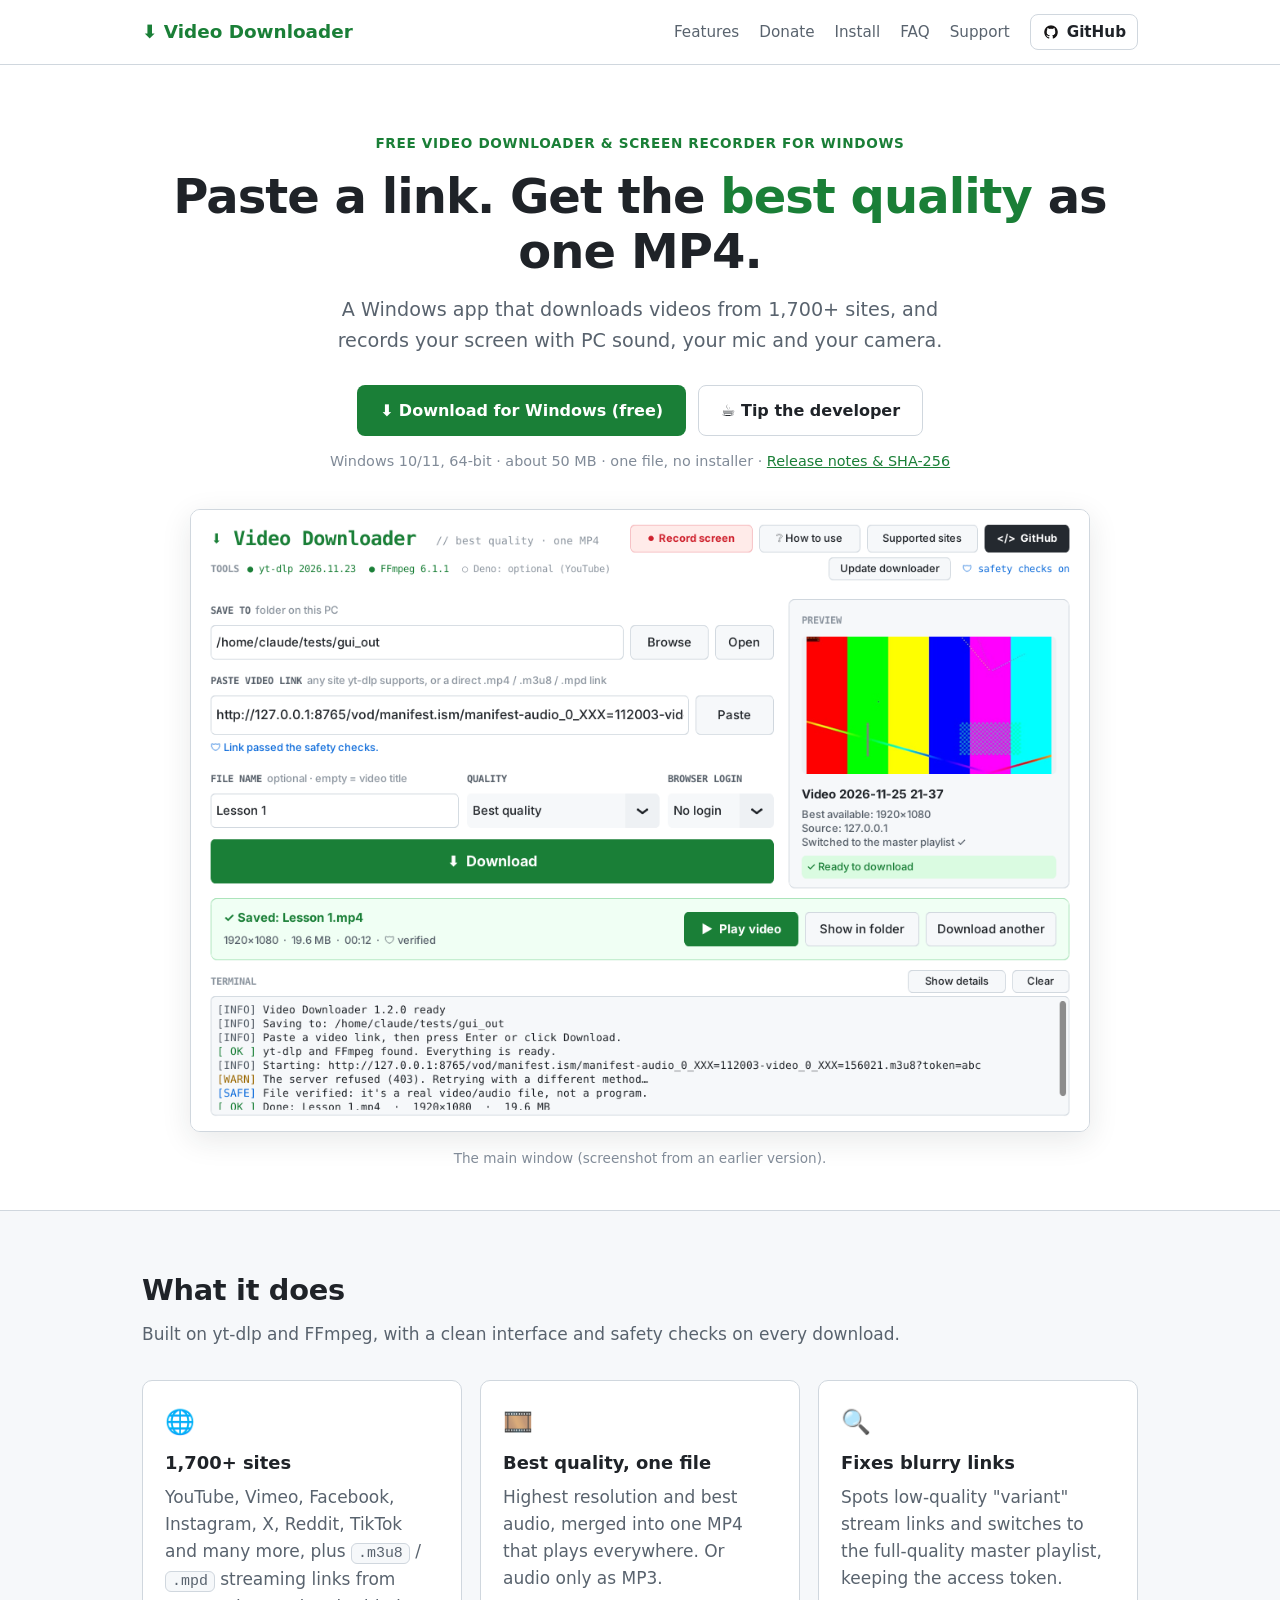
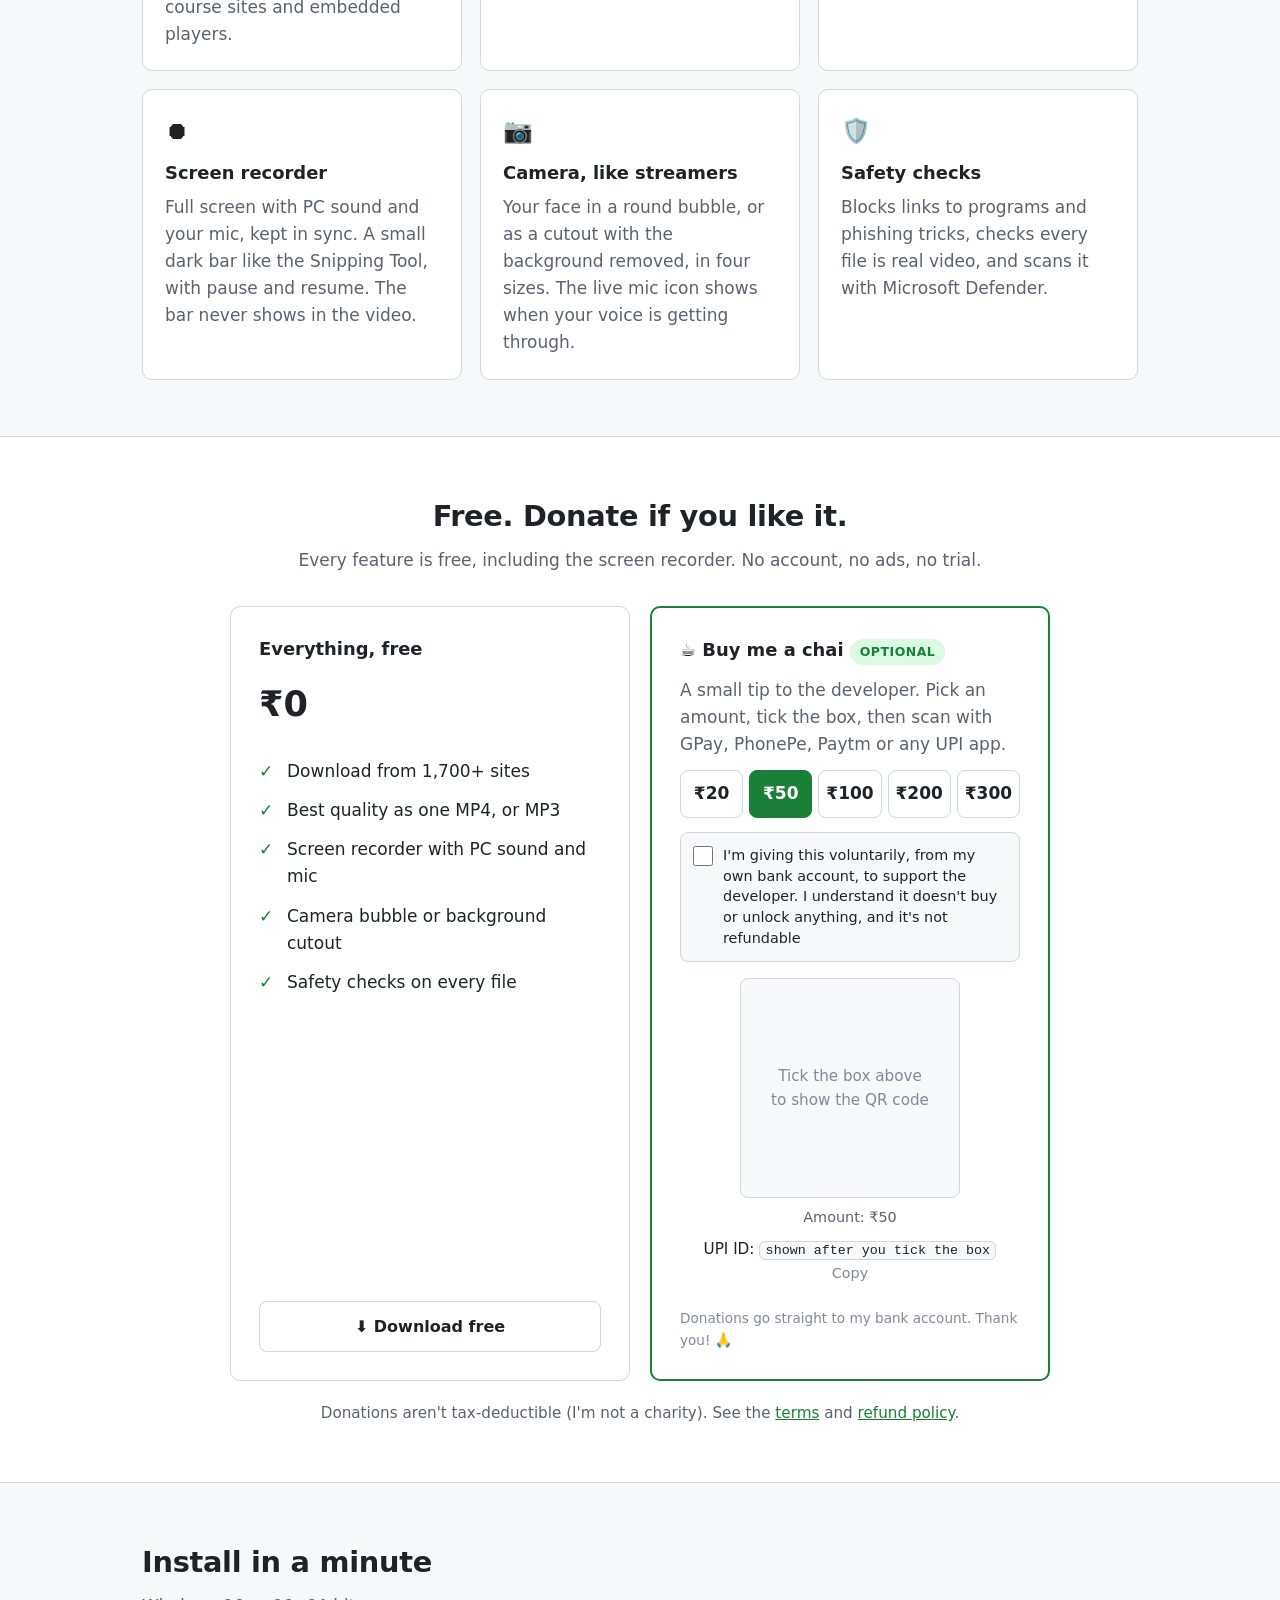
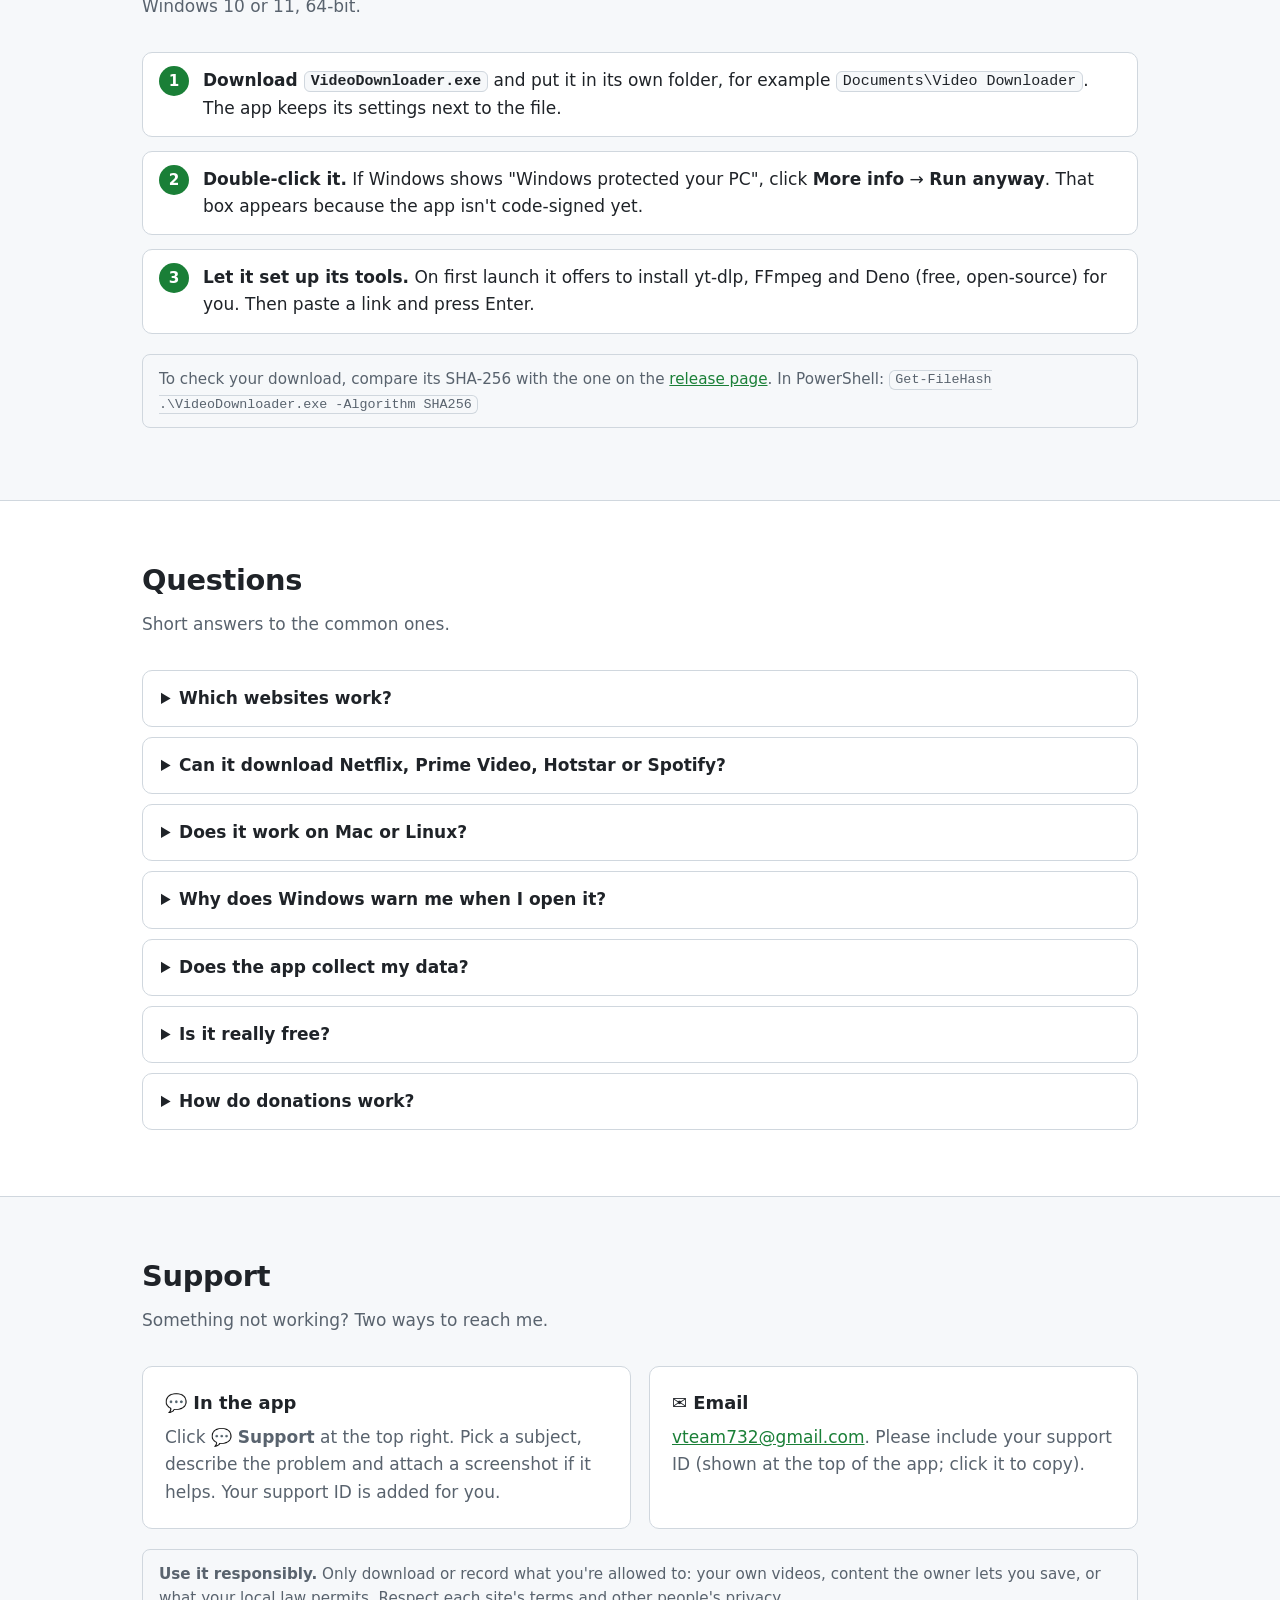
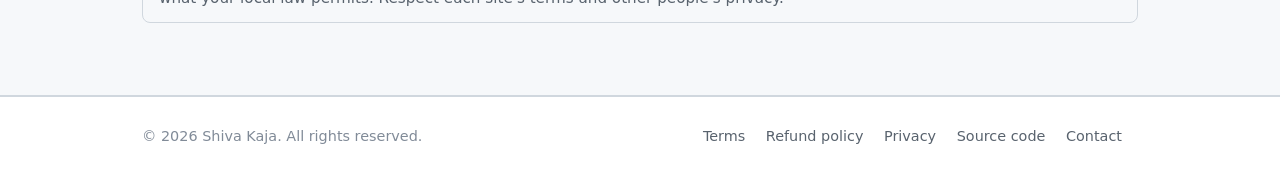
<file: docs/index.html>
<!DOCTYPE html>
<html lang="en">
<head>
  <meta charset="utf-8">
  <meta name="viewport" content="width=device-width, initial-scale=1">
  <title>Video Downloader &amp; Screen Recorder for Windows · free MP4 downloader</title>
  <meta name="description" content="Free Windows video downloader: paste a link from 1,700+ sites and get the best quality as one MP4 or MP3. Includes a screen recorder with PC sound, mic, camera and pause.">
  <link rel="canonical" href="https://souldraft.github.io/video-downloader/">
  <meta name="author" content="Shiva Kaja">
  <meta property="og:type" content="website">
  <meta property="og:site_name" content="Video Downloader">
  <meta property="og:title" content="Video Downloader &amp; Screen Recorder for Windows">
  <meta property="og:description" content="Paste a link, get the best quality as one MP4. Plus a screen recorder with sound, mic and camera. Free download for Windows 10/11.">
  <meta property="og:url" content="https://souldraft.github.io/video-downloader/">
  <meta property="og:image" content="https://souldraft.github.io/video-downloader/screenshot-main.png">
  <meta name="twitter:card" content="summary_large_image">
  <script type="application/ld+json">
  {
    "@context": "https://schema.org",
    "@type": "SoftwareApplication",
    "name": "Video Downloader",
    "alternateName": "Video Downloader & Screen Recorder",
    "description": "Windows desktop app that downloads videos from 1,700+ sites in the best quality as one MP4 or MP3, with a screen recorder (PC sound, microphone, camera, pause).",
    "operatingSystem": "Windows 10, Windows 11",
    "applicationCategory": "MultimediaApplication",
    "softwareVersion": "2.0.0",
    "downloadUrl": "https://github.com/souldraft/video-downloader/releases/latest",
    "url": "https://souldraft.github.io/video-downloader/",
    "screenshot": "https://souldraft.github.io/video-downloader/screenshot-main.png",
    "author": { "@type": "Person", "name": "Shiva Kaja", "url": "https://github.com/souldraft" },
    "offers": { "@type": "Offer", "price": "0", "priceCurrency": "INR" }
  }
  </script>
  <link rel="stylesheet" href="style.css">
  <link rel="icon" href="data:image/svg+xml,%3Csvg xmlns='http://www.w3.org/2000/svg' viewBox='0 0 100 100'%3E%3Ctext y='.9em' font-size='90'%3E%E2%AC%87%3C/text%3E%3C/svg%3E">
</head>
<body>

<header class="site-header">
  <div class="wrap">
    <a class="brand" href="./">⬇ Video Downloader</a>
    <nav class="nav">
      <a href="#features">Features</a>
      <a href="#donate">Donate</a>
      <a href="#install">Install</a>
      <a href="#faq">FAQ</a>
      <a href="#support">Support</a>
      <a class="gh" href="https://github.com/souldraft?tab=repositories" target="_blank" rel="noopener" title="My apps on GitHub" aria-label="Shiva Kaja's GitHub repositories"><img src="github-mark.png" alt="" width="18" height="18">GitHub</a>
    </nav>
  </div>
</header>

<main>
  <div class="wrap hero">
    <p class="eyebrow">Free video downloader &amp; screen recorder for Windows</p>
    <h1>Paste a link. Get the <span>best quality</span> as one MP4.</h1>
    <p class="lead">A Windows app that downloads videos from 1,700+ sites, and records your screen with PC sound, your mic and your camera.</p>
    <div class="actions">
      <a class="btn btn-primary" href="https://github.com/souldraft/video-downloader/releases/latest/download/VideoDownloader.exe">⬇ Download for Windows (free)</a>
      <a class="btn btn-secondary" href="#donate">☕ Tip the developer</a>
    </div>
    <p class="small">Windows 10/11, 64-bit · about 50 MB · one file, no installer · <a href="https://github.com/souldraft/video-downloader/releases/latest">Release notes &amp; SHA-256</a></p>

    <figure class="shot">
      <img src="screenshot-main.png" alt="Video Downloader main window: a link box, quality options, a preview card and a green Download button" width="1100" height="760">
      <figcaption>The main window (screenshot from an earlier version).</figcaption>
    </figure>
  </div>

  <section id="features" class="alt">
    <div class="wrap">
      <h2>What it does</h2>
      <p class="section-lead">Built on yt-dlp and FFmpeg, with a clean interface and safety checks on every download.</p>
      <div class="grid">
        <div class="card">
          <div class="icon">🌐</div>
          <h3>1,700+ sites</h3>
          <p>YouTube, Vimeo, Facebook, Instagram, X, Reddit, TikTok and many more, plus <code>.m3u8</code> / <code>.mpd</code> streaming links from course sites and embedded players.</p>
        </div>
        <div class="card">
          <div class="icon">🎞️</div>
          <h3>Best quality, one file</h3>
          <p>Highest resolution and best audio, merged into one MP4 that plays everywhere. Or audio only as MP3.</p>
        </div>
        <div class="card">
          <div class="icon">🔍</div>
          <h3>Fixes blurry links</h3>
          <p>Spots low-quality "variant" stream links and switches to the full-quality master playlist, keeping the access token.</p>
        </div>
        <div class="card">
          <div class="icon">⏺</div>
          <h3>Screen recorder</h3>
          <p>Full screen with PC sound and your mic, kept in sync. A small dark bar like the Snipping Tool, with pause and resume. The bar never shows in the video.</p>
        </div>
        <div class="card">
          <div class="icon">📷</div>
          <h3>Camera, like streamers</h3>
          <p>Your face in a round bubble, or as a cutout with the background removed, in four sizes. The live mic icon shows when your voice is getting through.</p>
        </div>
        <div class="card">
          <div class="icon">🛡️</div>
          <h3>Safety checks</h3>
          <p>Blocks links to programs and phishing tricks, checks every file is real video, and scans it with Microsoft Defender.</p>
        </div>
      </div>
    </div>
  </section>

  <section id="donate">
    <div class="wrap">
      <h2 style="text-align:center">Free. Donate if you like it.</h2>
      <p class="section-lead" style="text-align:center">Every feature is free, including the screen recorder. No account, no ads, no trial.</p>
      <div class="plans">
        <div class="plan">
          <h3>Everything, free</h3>
          <div class="price">₹0</div>
          <ul>
            <li>Download from 1,700+ sites</li>
            <li>Best quality as one MP4, or MP3</li>
            <li>Screen recorder with PC sound and mic</li>
            <li>Camera bubble or background cutout</li>
            <li>Safety checks on every file</li>
          </ul>
          <a class="btn btn-secondary btn-block" href="https://github.com/souldraft/video-downloader/releases/latest/download/VideoDownloader.exe">⬇ Download free</a>
        </div>
        <div class="plan pro" id="donate-box" data-upi="shivaabhi7796-6@okicici">
          <h3>☕ Buy me a chai <span class="badge">optional</span></h3>
          <p style="margin:6px 0 12px;color:var(--muted)">A small tip to the developer. Pick an amount, tick the box, then scan with GPay, PhonePe, Paytm or any UPI app.</p>
          <div class="amounts" role="group" aria-label="Donation amount">
            <button type="button" data-amount="20">₹20</button>
            <button type="button" data-amount="50" aria-pressed="true">₹50</button>
            <button type="button" data-amount="100">₹100</button>
            <button type="button" data-amount="200">₹200</button>
            <button type="button" data-amount="300">₹300</button>
          </div>
          <label class="consent">
            <input type="checkbox" id="donate-agree" autocomplete="off">
            <span>I'm giving this voluntarily, from my own bank account, to support the developer. I understand it doesn't buy or unlock anything, and it's not refundable</span>
          </label>
          <div class="qr">
            <div id="donate-locked" class="qr-locked">Tick the box above<br>to show the QR code</div>
            <img id="donate-qr" class="hidden" alt="" width="220" height="220">
          </div>
          <p id="donate-amount-note" class="amount-note">Amount: ₹50</p>
          <p class="upi-id">UPI ID: <code id="donate-upi">shown after you tick the box</code> <button type="button" id="donate-copy" class="link-btn" disabled>Copy</button></p>
          <a id="donate-app" class="btn btn-primary btn-block mobile-only" aria-disabled="true" role="link">Open my UPI app · ₹50</a>
          <p class="small-note">Donations go straight to my bank account. Thank you! 🙏</p>
        </div>
      </div>
      <p style="max-width:820px;margin:20px auto 0;color:var(--muted);font-size:0.95rem;text-align:center">Donations aren't tax-deductible (I'm not a charity). See the <a href="terms.html">terms</a> and <a href="refund.html">refund policy</a>.</p>
    </div>
  </section>

  <section id="install" class="alt">
    <div class="wrap">
      <h2>Install in a minute</h2>
      <p class="section-lead">Windows 10 or 11, 64-bit.</p>
      <ol class="steps">
        <li><strong>Download <code>VideoDownloader.exe</code></strong> and put it in its own folder, for example <code>Documents\Video Downloader</code>. The app keeps its settings next to the file.</li>
        <li><strong>Double-click it.</strong> If Windows shows "Windows protected your PC", click <strong>More info</strong> → <strong>Run anyway</strong>. That box appears because the app isn't code-signed yet.</li>
        <li><strong>Let it set up its tools.</strong> On first launch it offers to install yt-dlp, FFmpeg and Deno (free, open-source) for you. Then paste a link and press Enter.</li>
      </ol>
      <p class="note-plain" style="margin-top:20px">To check your download, compare its SHA-256 with the one on the <a href="https://github.com/souldraft/video-downloader/releases/latest">release page</a>. In PowerShell: <code>Get-FileHash .\VideoDownloader.exe -Algorithm SHA256</code></p>
    </div>
  </section>

  <section id="faq">
    <div class="wrap">
      <h2>Questions</h2>
      <p class="section-lead">Short answers to the common ones.</p>
      <details>
        <summary>Which websites work?</summary>
        <p>Every site the open-source yt-dlp project supports (over 1,700), plus direct video files and <code>.m3u8</code> / <code>.mpd</code> streaming links. Sites change often; if one stops working, click <strong>Update downloader</strong> in the app.</p>
      </details>
      <details>
        <summary>Can it download Netflix, Prime Video, Hotstar or Spotify?</summary>
        <p>No. Those use DRM copy protection, and the app doesn't try to get around it. Screen recordings of DRM players show black for the same reason.</p>
      </details>
      <details>
        <summary>Does it work on Mac or Linux?</summary>
        <p>No, Windows 10 and 11 (64-bit) only.</p>
      </details>
      <details>
        <summary>Why does Windows warn me when I open it?</summary>
        <p>New apps without a paid code-signing certificate get a SmartScreen warning. Download only from this site or the GitHub Releases page, and compare the SHA-256 if you want to be sure.</p>
      </details>
      <details>
        <summary>Does the app collect my data?</summary>
        <p>No analytics, no tracking, no account. It only sends something when you choose to use the Support form. Details in the <a href="privacy.html">privacy policy</a>.</p>
      </details>
      <details>
        <summary>Is it really free?</summary>
        <p>Yes. Every feature, including the screen recorder and the camera cutout, is free with no time limit. Donations are optional and don't unlock anything.</p>
      </details>
      <details>
        <summary>How do donations work?</summary>
        <p>Pick ₹20 to ₹300 in the <a href="#donate">donate box</a> and scan the QR code with any UPI app. The money goes straight to my bank account; no payment company is involved, so there are no fees.</p>
      </details>
    </div>
  </section>

  <section id="support" class="alt">
    <div class="wrap">
      <h2>Support</h2>
      <p class="section-lead">Something not working? Two ways to reach me.</p>
      <div class="grid">
        <div class="card">
          <h3>💬 In the app</h3>
          <p>Click <strong>💬 Support</strong> at the top right. Pick a subject, describe the problem and attach a screenshot if it helps. Your support ID is added for you.</p>
        </div>
        <div class="card">
          <h3>✉️ Email</h3>
          <p><a href="mailto:vteam732@gmail.com">vteam732@gmail.com</a>. Please include your support ID (shown at the top of the app; click it to copy).</p>
        </div>
      </div>
      <p class="note-plain" style="margin-top:20px"><strong>Use it responsibly.</strong> Only download or record what you're allowed to: your own videos, content the owner lets you save, or what your local law permits. Respect each site's terms and other people's privacy.</p>
    </div>
  </section>
</main>

<footer class="site-footer">
  <div class="wrap">
    <div>© 2026 Shiva Kaja. All rights reserved.</div>
    <div>
      <a href="terms.html">Terms</a>
      <a href="refund.html">Refund policy</a>
      <a href="privacy.html">Privacy</a>
      <a href="https://github.com/souldraft/video-downloader">Source code</a>
      <a href="mailto:vteam732@gmail.com">Contact</a>
    </div>
  </div>
</footer>

<script>
  (function () {
    // The tick is never stored (no cookies, no localStorage): every visit starts unticked.
    var box = document.getElementById("donate-box");
    var upi = box.dataset.upi;
    var agree = document.getElementById("donate-agree");
    var qr = document.getElementById("donate-qr");
    var locked = document.getElementById("donate-locked");
    var idText = document.getElementById("donate-upi");
    var copy = document.getElementById("donate-copy");
    var app = document.getElementById("donate-app");
    var note = document.getElementById("donate-amount-note");
    var buttons = document.querySelectorAll(".amounts button");
    var amount = "50";
    function link(a) {
      return "upi://pay?pa=" + encodeURIComponent(upi).replace("%40", "@") + "&pn=Video%20Downloader&am=" +
        a + ".00&cu=INR&tn=Video%20Downloader%20voluntary%20donation";
    }
    function render() {
      buttons.forEach(function (b) { b.setAttribute("aria-pressed", b.dataset.amount === amount ? "true" : "false"); });
      app.textContent = "Open my UPI app · ₹" + amount;
      if (agree.checked) {
        qr.src = "donate/qr-" + amount + ".png";
        qr.alt = "UPI QR code for a ₹" + amount + " donation";
        qr.classList.remove("hidden"); locked.classList.add("hidden");
        note.textContent = "Scan with any UPI app to give ₹" + amount + ".";
        idText.textContent = upi; copy.disabled = false;
        app.href = link(amount); app.removeAttribute("aria-disabled");
      } else {
        qr.removeAttribute("src"); qr.alt = "";
        qr.classList.add("hidden"); locked.classList.remove("hidden");
        note.textContent = "Amount: ₹" + amount;
        idText.textContent = "shown after you tick the box"; copy.disabled = true;
        app.removeAttribute("href"); app.setAttribute("aria-disabled", "true");
      }
    }
    buttons.forEach(function (b) { b.addEventListener("click", function () { amount = b.dataset.amount; render(); }); });
    agree.addEventListener("change", render);
    copy.addEventListener("click", function () {
      if (!agree.checked) return;
      function done() { copy.textContent = "Copied ✓"; setTimeout(function () { copy.textContent = "Copy"; }, 1500); }
      if (navigator.clipboard && window.isSecureContext) navigator.clipboard.writeText(upi).then(done);
    });
    // browsers can restore a ticked box on Back/Forward: always start unticked
    window.addEventListener("pageshow", function () { agree.checked = false; render(); });
    agree.checked = false;
    render();
  })();
</script>
</body>
</html>
</file>
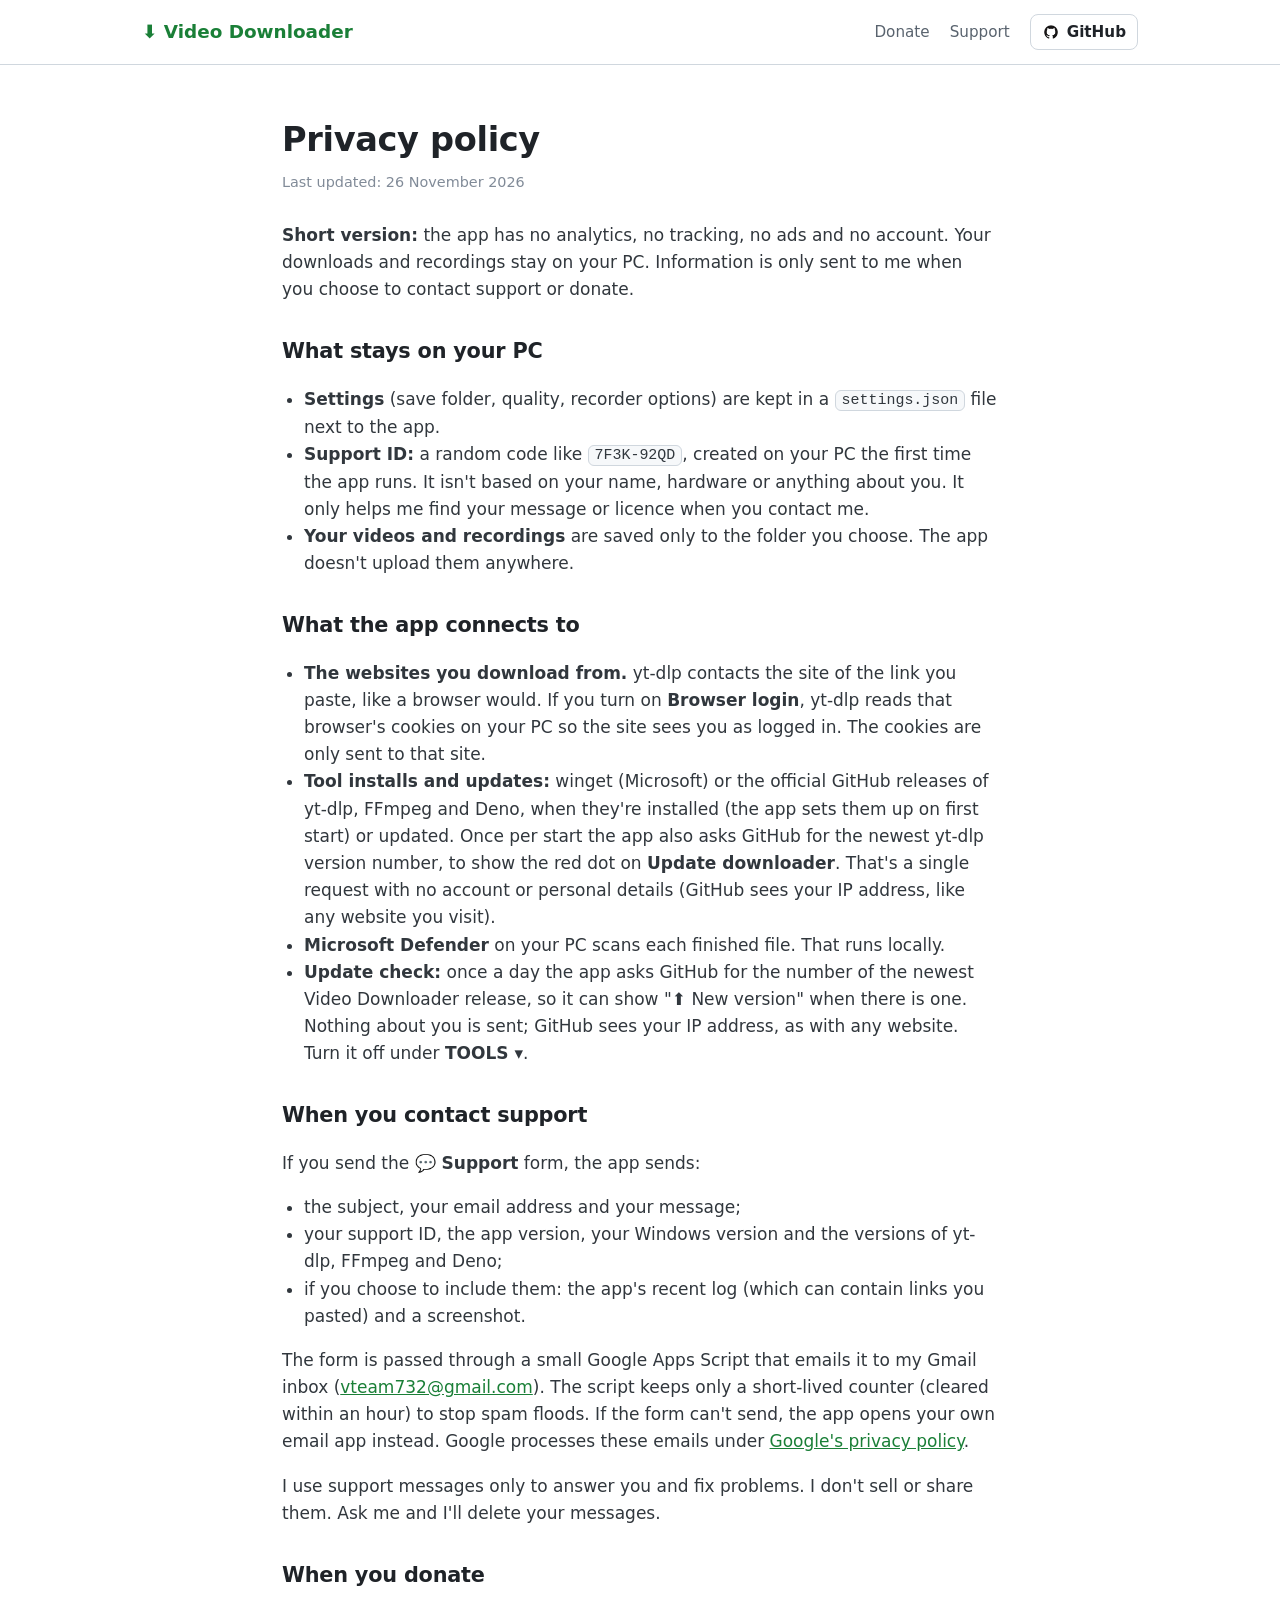
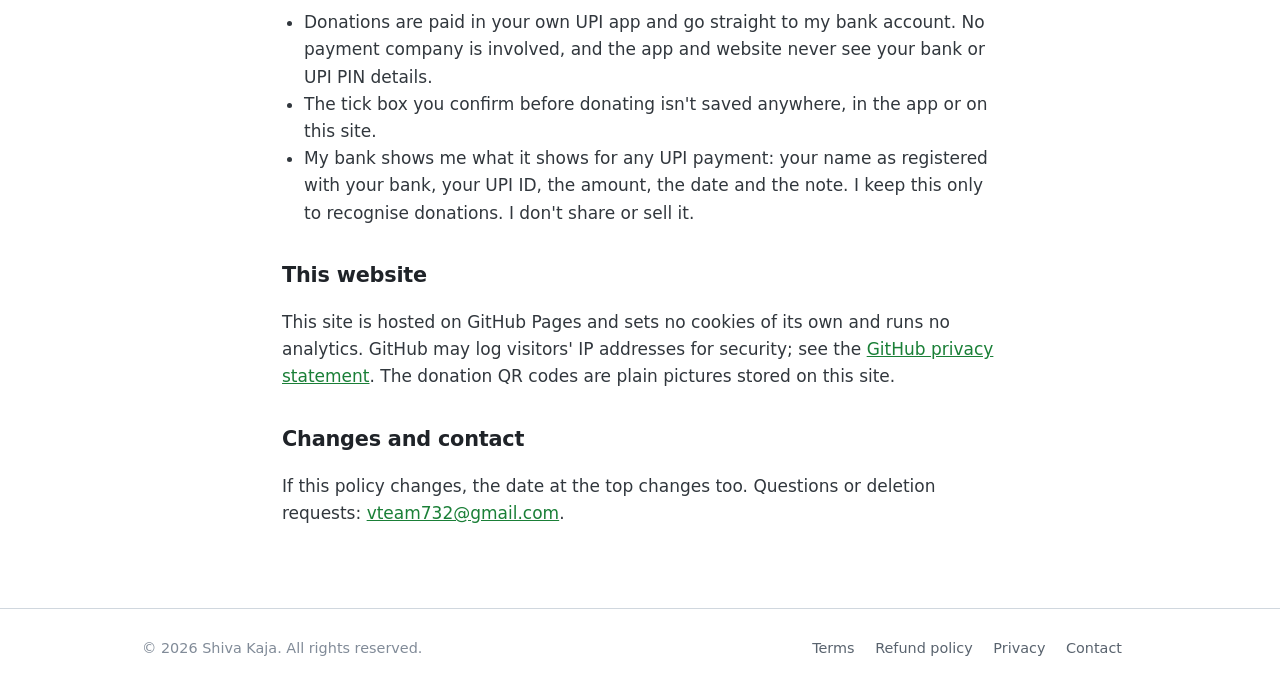
<file: docs/privacy.html>
<!DOCTYPE html>
<html lang="en">
<head>
  <meta charset="utf-8">
  <meta name="viewport" content="width=device-width, initial-scale=1">
  <title>Privacy policy · Video Downloader</title>
  <link rel="stylesheet" href="style.css">
  <link rel="icon" href="data:image/svg+xml,%3Csvg xmlns='http://www.w3.org/2000/svg' viewBox='0 0 100 100'%3E%3Ctext y='.9em' font-size='90'%3E%E2%AC%87%3C/text%3E%3C/svg%3E">
</head>
<body>

<header class="site-header">
  <div class="wrap">
    <a class="brand" href="./">⬇ Video Downloader</a>
    <nav class="nav">
      <a href="./#donate">Donate</a>
      <a href="./#support">Support</a>
      <a class="gh" href="https://github.com/souldraft?tab=repositories" target="_blank" rel="noopener" title="My apps on GitHub" aria-label="Shiva Kaja's GitHub repositories"><img src="github-mark.png" alt="" width="18" height="18">GitHub</a>
    </nav>
  </div>
</header>

<main class="page">
  <h1>Privacy policy</h1>
  <p class="updated">Last updated: 26 November 2026</p>

  <p><strong>Short version:</strong> the app has no analytics, no tracking, no ads and no account. Your downloads and recordings stay on your PC. Information is only sent to me when you choose to contact support or donate.</p>

  <h2>What stays on your PC</h2>
  <ul>
    <li><strong>Settings</strong> (save folder, quality, recorder options) are kept in a <code>settings.json</code> file next to the app.</li>
    <li><strong>Support ID:</strong> a random code like <code>7F3K-92QD</code>, created on your PC the first time the app runs. It isn't based on your name, hardware or anything about you. It only helps me find your message or licence when you contact me.</li>
    <li><strong>Your videos and recordings</strong> are saved only to the folder you choose. The app doesn't upload them anywhere.</li>
  </ul>

  <h2>What the app connects to</h2>
  <ul>
    <li><strong>The websites you download from.</strong> yt-dlp contacts the site of the link you paste, like a browser would. If you turn on <strong>Browser login</strong>, yt-dlp reads that browser's cookies on your PC so the site sees you as logged in. The cookies are only sent to that site.</li>
    <li><strong>Tool installs and updates:</strong> winget (Microsoft) or the official GitHub releases of yt-dlp, FFmpeg and Deno, when they're installed (the app sets them up on first start) or updated. Once per start the app also asks GitHub for the newest yt-dlp version number, to show the red dot on <strong>Update downloader</strong>. That's a single request with no account or personal details (GitHub sees your IP address, like any website you visit).</li>
    <li><strong>Microsoft Defender</strong> on your PC scans each finished file. That runs locally.</li>
    <li><strong>Update check:</strong> once a day the app asks GitHub for the number of the newest Video Downloader release, so it can show "⬆ New version" when there is one. Nothing about you is sent; GitHub sees your IP address, as with any website. Turn it off under <strong>TOOLS ▾</strong>.</li>
  </ul>

  <h2>When you contact support</h2>
  <p>If you send the <strong>💬 Support</strong> form, the app sends:</p>
  <ul>
    <li>the subject, your email address and your message;</li>
    <li>your support ID, the app version, your Windows version and the versions of yt-dlp, FFmpeg and Deno;</li>
    <li>if you choose to include them: the app's recent log (which can contain links you pasted) and a screenshot.</li>
  </ul>
  <p>The form is passed through a small Google Apps Script that emails it to my Gmail inbox (<a href="mailto:vteam732@gmail.com">vteam732@gmail.com</a>). The script keeps only a short-lived counter (cleared within an hour) to stop spam floods. If the form can't send, the app opens your own email app instead. Google processes these emails under <a href="https://policies.google.com/privacy">Google's privacy policy</a>.</p>
  <p>I use support messages only to answer you and fix problems. I don't sell or share them. Ask me and I'll delete your messages.</p>

  <h2>When you donate</h2>
  <ul>
    <li>Donations are paid in your own UPI app and go straight to my bank account. No payment company is involved, and the app and website never see your bank or UPI PIN details.</li>
    <li>The tick box you confirm before donating isn't saved anywhere, in the app or on this site.</li>
    <li>My bank shows me what it shows for any UPI payment: your name as registered with your bank, your UPI ID, the amount, the date and the note. I keep this only to recognise donations. I don't share or sell it.</li>
  </ul>

  <h2>This website</h2>
  <p>This site is hosted on GitHub Pages and sets no cookies of its own and runs no analytics. GitHub may log visitors' IP addresses for security; see the <a href="https://docs.github.com/en/site-policy/privacy-policies/github-general-privacy-statement">GitHub privacy statement</a>. The donation QR codes are plain pictures stored on this site.</p>

  <h2>Changes and contact</h2>
  <p>If this policy changes, the date at the top changes too. Questions or deletion requests: <a href="mailto:vteam732@gmail.com">vteam732@gmail.com</a>.</p>
</main>

<footer class="site-footer">
  <div class="wrap">
    <div>© 2026 Shiva Kaja. All rights reserved.</div>
    <div>
      <a href="terms.html">Terms</a>
      <a href="refund.html">Refund policy</a>
      <a href="privacy.html">Privacy</a>
      <a href="mailto:vteam732@gmail.com">Contact</a>
    </div>
  </div>
</footer>

</body>
</html>
</file>
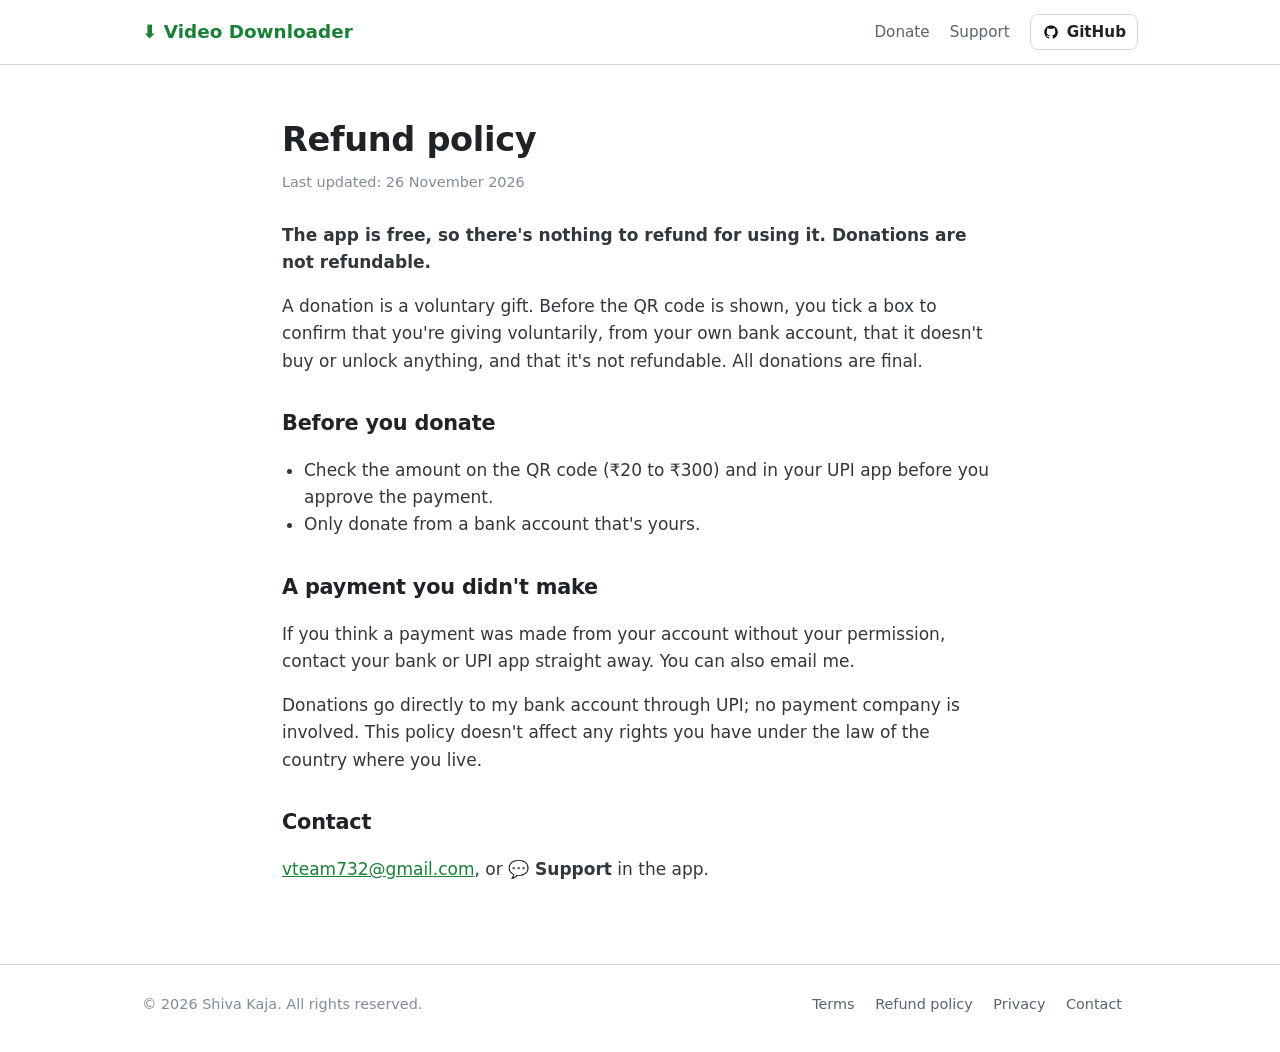
<file: docs/refund.html>
<!DOCTYPE html>
<html lang="en">
<head>
  <meta charset="utf-8">
  <meta name="viewport" content="width=device-width, initial-scale=1">
  <title>Refund policy · Video Downloader</title>
  <link rel="stylesheet" href="style.css">
  <link rel="icon" href="data:image/svg+xml,%3Csvg xmlns='http://www.w3.org/2000/svg' viewBox='0 0 100 100'%3E%3Ctext y='.9em' font-size='90'%3E%E2%AC%87%3C/text%3E%3C/svg%3E">
</head>
<body>

<header class="site-header">
  <div class="wrap">
    <a class="brand" href="./">⬇ Video Downloader</a>
    <nav class="nav">
      <a href="./#donate">Donate</a>
      <a href="./#support">Support</a>
      <a class="gh" href="https://github.com/souldraft?tab=repositories" target="_blank" rel="noopener" title="My apps on GitHub" aria-label="Shiva Kaja's GitHub repositories"><img src="github-mark.png" alt="" width="18" height="18">GitHub</a>
    </nav>
  </div>
</header>

<main class="page">
  <h1>Refund policy</h1>
  <p class="updated">Last updated: 26 November 2026</p>

  <p><strong>The app is free, so there's nothing to refund for using it. Donations are not refundable.</strong></p>

  <p>A donation is a voluntary gift. Before the QR code is shown, you tick a box to confirm that you're giving voluntarily, from your own bank account, that it doesn't buy or unlock anything, and that it's not refundable. All donations are final.</p>

  <h2>Before you donate</h2>
  <ul>
    <li>Check the amount on the QR code (₹20 to ₹300) and in your UPI app before you approve the payment.</li>
    <li>Only donate from a bank account that's yours.</li>
  </ul>

  <h2>A payment you didn't make</h2>
  <p>If you think a payment was made from your account without your permission, contact your bank or UPI app straight away. You can also email me.</p>

  <p>Donations go directly to my bank account through UPI; no payment company is involved. This policy doesn't affect any rights you have under the law of the country where you live.</p>

  <h2>Contact</h2>
  <p><a href="mailto:vteam732@gmail.com">vteam732@gmail.com</a>, or <strong>💬 Support</strong> in the app.</p>
</main>

<footer class="site-footer">
  <div class="wrap">
    <div>© 2026 Shiva Kaja. All rights reserved.</div>
    <div>
      <a href="terms.html">Terms</a>
      <a href="refund.html">Refund policy</a>
      <a href="privacy.html">Privacy</a>
      <a href="mailto:vteam732@gmail.com">Contact</a>
    </div>
  </div>
</footer>

</body>
</html>
</file>
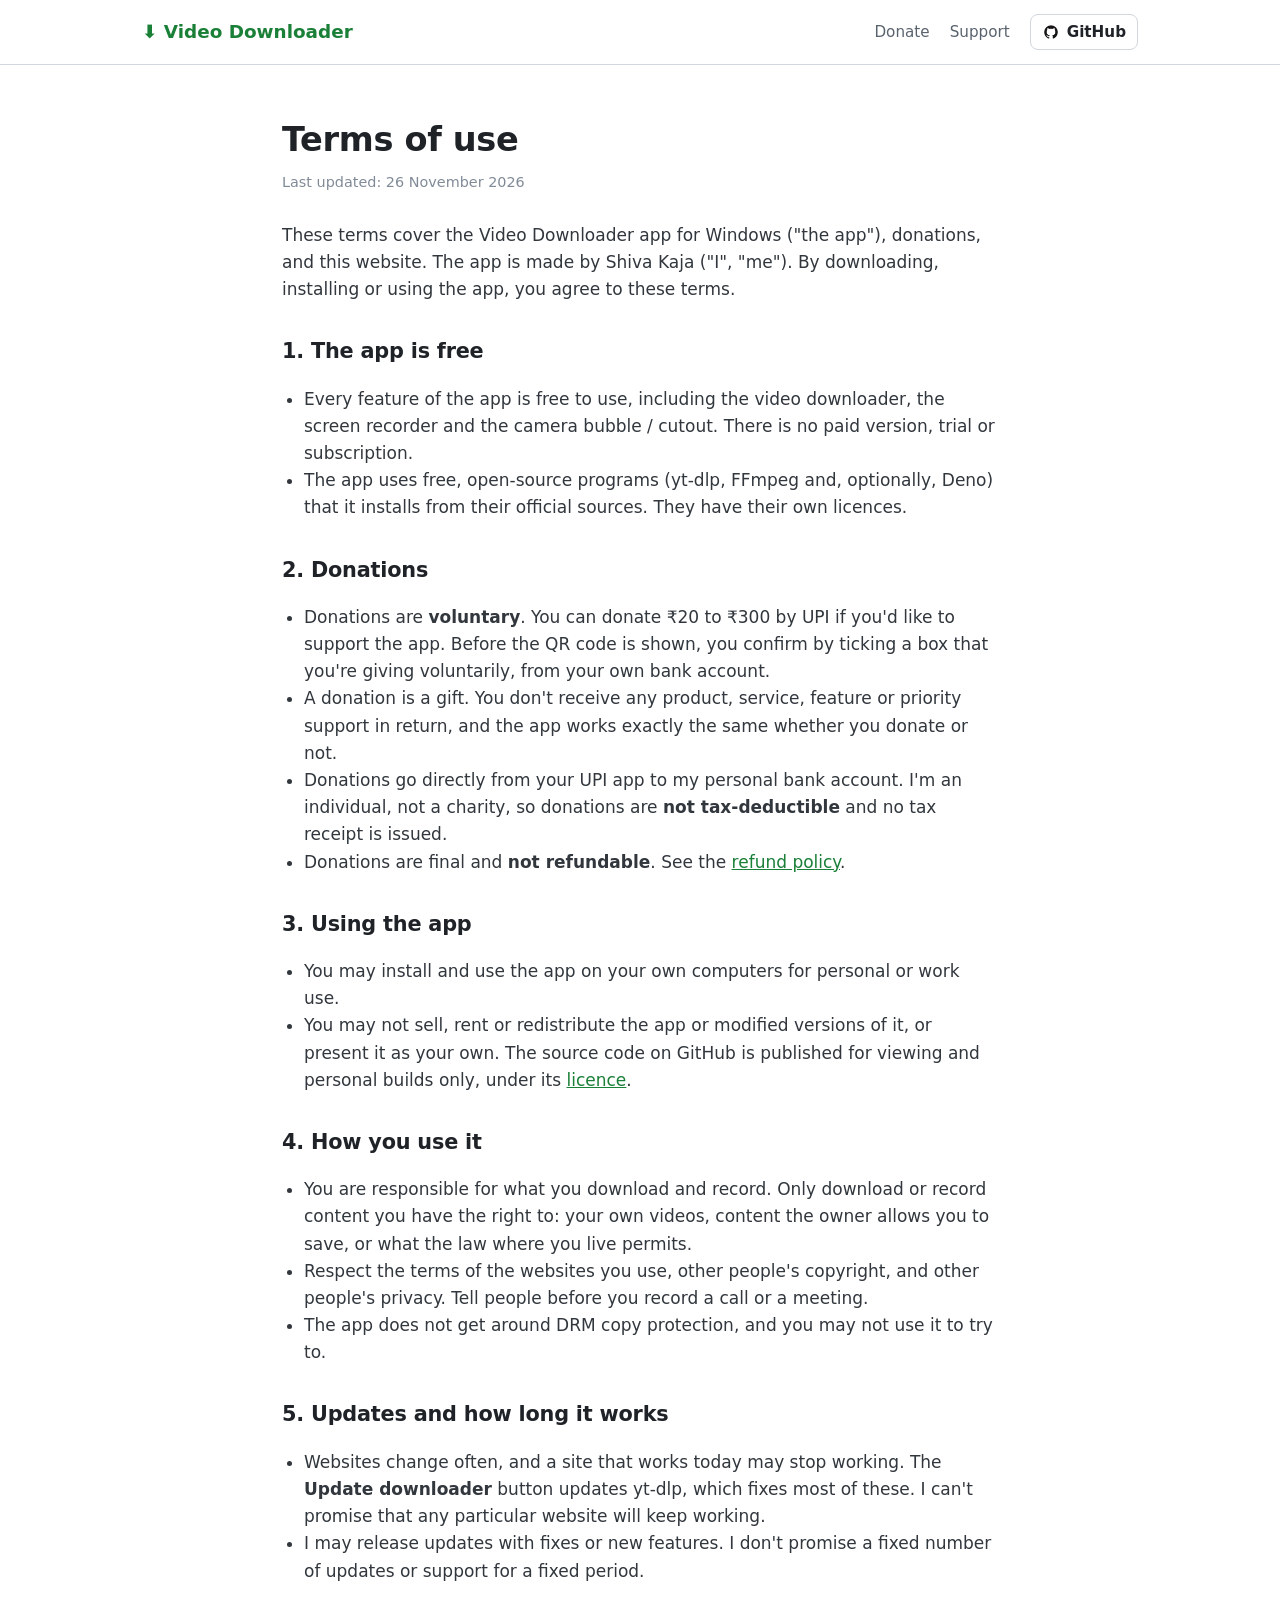
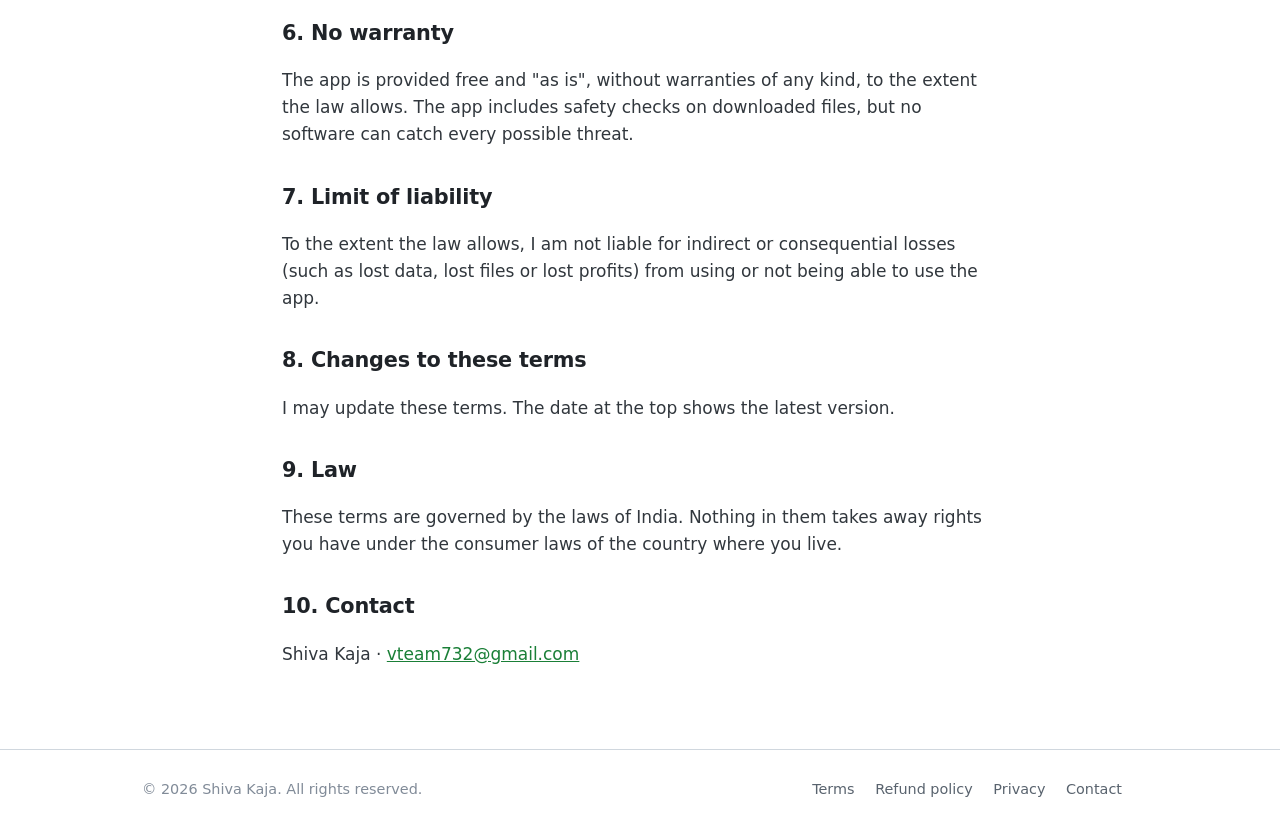
<file: docs/terms.html>
<!DOCTYPE html>
<html lang="en">
<head>
  <meta charset="utf-8">
  <meta name="viewport" content="width=device-width, initial-scale=1">
  <title>Terms of use · Video Downloader</title>
  <link rel="stylesheet" href="style.css">
  <link rel="icon" href="data:image/svg+xml,%3Csvg xmlns='http://www.w3.org/2000/svg' viewBox='0 0 100 100'%3E%3Ctext y='.9em' font-size='90'%3E%E2%AC%87%3C/text%3E%3C/svg%3E">
</head>
<body>

<header class="site-header">
  <div class="wrap">
    <a class="brand" href="./">⬇ Video Downloader</a>
    <nav class="nav">
      <a href="./#donate">Donate</a>
      <a href="./#support">Support</a>
      <a class="gh" href="https://github.com/souldraft?tab=repositories" target="_blank" rel="noopener" title="My apps on GitHub" aria-label="Shiva Kaja's GitHub repositories"><img src="github-mark.png" alt="" width="18" height="18">GitHub</a>
    </nav>
  </div>
</header>

<main class="page">
  <h1>Terms of use</h1>
  <p class="updated">Last updated: 26 November 2026</p>

  <p>These terms cover the Video Downloader app for Windows ("the app"), donations, and this website. The app is made by Shiva Kaja ("I", "me"). By downloading, installing or using the app, you agree to these terms.</p>

  <h2>1. The app is free</h2>
  <ul>
    <li>Every feature of the app is free to use, including the video downloader, the screen recorder and the camera bubble / cutout. There is no paid version, trial or subscription.</li>
    <li>The app uses free, open-source programs (yt-dlp, FFmpeg and, optionally, Deno) that it installs from their official sources. They have their own licences.</li>
  </ul>

  <h2>2. Donations</h2>
  <ul>
    <li>Donations are <strong>voluntary</strong>. You can donate ₹20 to ₹300 by UPI if you'd like to support the app. Before the QR code is shown, you confirm by ticking a box that you're giving voluntarily, from your own bank account.</li>
    <li>A donation is a gift. You don't receive any product, service, feature or priority support in return, and the app works exactly the same whether you donate or not.</li>
    <li>Donations go directly from your UPI app to my personal bank account. I'm an individual, not a charity, so donations are <strong>not tax-deductible</strong> and no tax receipt is issued.</li>
    <li>Donations are final and <strong>not refundable</strong>. See the <a href="refund.html">refund policy</a>.</li>
  </ul>

  <h2>3. Using the app</h2>
  <ul>
    <li>You may install and use the app on your own computers for personal or work use.</li>
    <li>You may not sell, rent or redistribute the app or modified versions of it, or present it as your own. The source code on GitHub is published for viewing and personal builds only, under its <a href="https://github.com/souldraft/video-downloader/blob/main/LICENSE">licence</a>.</li>
  </ul>

  <h2>4. How you use it</h2>
  <ul>
    <li>You are responsible for what you download and record. Only download or record content you have the right to: your own videos, content the owner allows you to save, or what the law where you live permits.</li>
    <li>Respect the terms of the websites you use, other people's copyright, and other people's privacy. Tell people before you record a call or a meeting.</li>
    <li>The app does not get around DRM copy protection, and you may not use it to try to.</li>
  </ul>

  <h2>5. Updates and how long it works</h2>
  <ul>
    <li>Websites change often, and a site that works today may stop working. The <strong>Update downloader</strong> button updates yt-dlp, which fixes most of these. I can't promise that any particular website will keep working.</li>
    <li>I may release updates with fixes or new features. I don't promise a fixed number of updates or support for a fixed period.</li>
  </ul>

  <h2>6. No warranty</h2>
  <p>The app is provided free and "as is", without warranties of any kind, to the extent the law allows. The app includes safety checks on downloaded files, but no software can catch every possible threat.</p>

  <h2>7. Limit of liability</h2>
  <p>To the extent the law allows, I am not liable for indirect or consequential losses (such as lost data, lost files or lost profits) from using or not being able to use the app.</p>

  <h2>8. Changes to these terms</h2>
  <p>I may update these terms. The date at the top shows the latest version.</p>

  <h2>9. Law</h2>
  <p>These terms are governed by the laws of India. Nothing in them takes away rights you have under the consumer laws of the country where you live.</p>

  <h2>10. Contact</h2>
  <p>Shiva Kaja · <a href="mailto:vteam732@gmail.com">vteam732@gmail.com</a></p>
</main>

<footer class="site-footer">
  <div class="wrap">
    <div>© 2026 Shiva Kaja. All rights reserved.</div>
    <div>
      <a href="terms.html">Terms</a>
      <a href="refund.html">Refund policy</a>
      <a href="privacy.html">Privacy</a>
      <a href="mailto:vteam732@gmail.com">Contact</a>
    </div>
  </div>
</footer>

</body>
</html>
</file>
<file: docs/style.css>
/* Video Downloader website: white theme, green accent (same as the app) */
:root {
  --green: #1A7F37;
  --green-hover: #156D2E;
  --green-soft: #DAFBE1;
  --text: #1F2328;
  --muted: #59636E;
  --faint: #818B98;
  --border: #D0D7DE;
  --surface: #F6F8FA;
  --amber-bg: #FFF8C5;
  --amber-border: #D4A72C;
  --amber-text: #7D4E00;
  --red: #CF222E;
  --radius: 10px;
  --max: 1040px;
}

* { box-sizing: border-box; }

html { -webkit-text-size-adjust: 100%; }

body {
  margin: 0;
  font-family: "Segoe UI", system-ui, -apple-system, Roboto, "Helvetica Neue", Arial, sans-serif;
  font-size: 17px;
  line-height: 1.6;
  color: var(--text);
  background: #FFFFFF;
}

a { color: var(--green); }
a:hover { color: var(--green-hover); }

code, .mono {
  font-family: "Cascadia Mono", Consolas, "SFMono-Regular", Menlo, monospace;
  font-size: 0.88em;
}

code {
  background: var(--surface);
  border: 1px solid var(--border);
  border-radius: 6px;
  padding: 0.1em 0.4em;
}

.wrap { max-width: var(--max); margin: 0 auto; padding: 0 22px; }

/* ---------- header ---------- */
.site-header { border-bottom: 1px solid var(--border); background: #FFFFFF; }
.site-header .wrap { display: flex; align-items: center; justify-content: space-between; gap: 16px; min-height: 64px; flex-wrap: wrap; }
.brand { font-weight: 700; font-size: 1.15rem; color: var(--green); text-decoration: none; white-space: nowrap; }
.brand:hover { color: var(--green-hover); }
.nav { display: flex; gap: 20px; flex-wrap: wrap; }
.nav a { color: var(--muted); text-decoration: none; font-size: 0.95rem; }
.nav a:hover { color: var(--text); }

/* ---------- buttons ---------- */
.btn {
  display: inline-block;
  padding: 12px 22px;
  border-radius: 8px;
  font-weight: 600;
  font-size: 1rem;
  text-decoration: none;
  border: 1px solid transparent;
  cursor: pointer;
  font-family: inherit;
}
.btn-primary { background: var(--green); color: #FFFFFF; }
.btn-primary:hover { background: var(--green-hover); color: #FFFFFF; }
.btn-secondary { background: #FFFFFF; color: var(--text); border-color: var(--border); }
.btn-secondary:hover { background: var(--surface); color: var(--text); }
.btn[aria-disabled="true"], .btn:disabled { background: var(--surface); color: var(--faint); border-color: var(--border); cursor: not-allowed; }
.btn-block { display: block; width: 100%; text-align: center; }

/* ---------- hero ---------- */
.hero { padding: 64px 0 40px; text-align: center; }
.hero h1 { font-size: clamp(2rem, 5vw, 3rem); line-height: 1.15; margin: 0 0 16px; letter-spacing: -0.02em; }
.hero h1 span { color: var(--green); }
.hero p.lead { font-size: 1.2rem; color: var(--muted); max-width: 640px; margin: 0 auto 28px; }
.hero .actions { display: flex; gap: 12px; justify-content: center; flex-wrap: wrap; }
.hero .small { color: var(--faint); font-size: 0.9rem; margin-top: 14px; }

.shot { margin: 36px auto 0; max-width: 900px; }
.shot img { width: 100%; height: auto; border: 1px solid var(--border); border-radius: var(--radius); box-shadow: 0 8px 30px rgba(31, 35, 40, 0.10); }
.shot figcaption { color: var(--faint); font-size: 0.85rem; margin-top: 8px; text-align: center; }

/* ---------- sections ---------- */
section { padding: 56px 0; }
section.alt { background: var(--surface); border-top: 1px solid var(--border); border-bottom: 1px solid var(--border); }
h2 { font-size: 1.8rem; margin: 0 0 8px; letter-spacing: -0.01em; }
h3 { font-size: 1.12rem; margin: 0 0 6px; }
.section-lead { color: var(--muted); margin: 0 0 32px; }

.grid { display: grid; gap: 18px; grid-template-columns: repeat(auto-fit, minmax(260px, 1fr)); }
.card { background: #FFFFFF; border: 1px solid var(--border); border-radius: var(--radius); padding: 22px; }
.card p { margin: 0; color: var(--muted); }
.card .icon { font-size: 1.5rem; margin-bottom: 8px; }

/* ---------- pricing ---------- */
.plans { display: grid; gap: 20px; grid-template-columns: repeat(auto-fit, minmax(280px, 1fr)); max-width: 820px; margin: 0 auto; }
.plan { background: #FFFFFF; border: 1px solid var(--border); border-radius: var(--radius); padding: 28px; display: flex; flex-direction: column; }
.plan.pro { border: 2px solid var(--green); }
.plan .price { font-size: 2.2rem; font-weight: 700; margin: 6px 0 2px; }
.plan .price small { font-size: 1rem; font-weight: 400; color: var(--muted); }
.plan ul { list-style: none; padding: 0; margin: 18px 0 24px; flex: 1; }
.plan li { padding: 6px 0 6px 28px; position: relative; }
.plan li::before { content: "✓"; position: absolute; left: 0; color: var(--green); font-weight: 700; }
.plan li.no { color: var(--faint); }
.plan li.no::before { content: "–"; color: var(--faint); }
.badge { display: inline-block; font-size: 0.78rem; font-weight: 700; letter-spacing: 0.04em; text-transform: uppercase; color: var(--green); background: var(--green-soft); border-radius: 999px; padding: 3px 10px; }

.note { background: var(--amber-bg); border: 1px solid var(--amber-border); color: var(--amber-text); border-radius: 8px; padding: 12px 16px; font-size: 0.95rem; }
.note-plain { background: var(--surface); border: 1px solid var(--border); border-radius: 8px; padding: 12px 16px; font-size: 0.95rem; color: var(--muted); }

/* ---------- steps ---------- */
ol.steps { counter-reset: step; list-style: none; padding: 0; margin: 0; display: grid; gap: 14px; }
ol.steps li { counter-increment: step; position: relative; padding: 14px 16px 14px 60px; background: #FFFFFF; border: 1px solid var(--border); border-radius: var(--radius); }
ol.steps li::before { content: counter(step); position: absolute; left: 16px; top: 13px; width: 30px; height: 30px; border-radius: 50%; background: var(--green); color: #FFFFFF; font-weight: 700; display: flex; align-items: center; justify-content: center; font-size: 0.95rem; }

/* ---------- FAQ ---------- */
details { border: 1px solid var(--border); border-radius: var(--radius); padding: 14px 18px; background: #FFFFFF; margin-bottom: 10px; }
details summary { cursor: pointer; font-weight: 600; }
details p { margin: 10px 0 0; color: var(--muted); }

/* ---------- text pages (terms, privacy, refund) ---------- */
.page { max-width: 760px; margin: 0 auto; padding: 48px 22px 64px; }
.page h1 { font-size: 2.1rem; margin: 0 0 4px; letter-spacing: -0.01em; }
.page .updated { color: var(--faint); font-size: 0.9rem; margin: 0 0 28px; }
.page h2 { font-size: 1.3rem; margin: 32px 0 8px; }
.page p, .page li { color: #31373D; }
.page ul { padding-left: 22px; }

/* ---------- thanks page ---------- */
.keybox { display: flex; gap: 10px; flex-wrap: wrap; align-items: stretch; margin: 12px 0 8px; }
.keybox output { flex: 1; min-width: 220px; font-family: "Cascadia Mono", Consolas, Menlo, monospace; font-size: 1.05rem; background: var(--surface); border: 1px solid var(--border); border-radius: 8px; padding: 12px 14px; word-break: break-all; user-select: all; }
.hidden { display: none !important; }

/* ---------- footer ---------- */
.site-footer { border-top: 1px solid var(--border); padding: 28px 0 36px; color: var(--faint); font-size: 0.9rem; }
.site-footer .wrap { display: flex; justify-content: space-between; gap: 16px; flex-wrap: wrap; }
.site-footer a { color: var(--muted); text-decoration: none; margin-right: 16px; }
.site-footer a:hover { color: var(--text); }

@media (max-width: 600px) {
  body { font-size: 16px; }
  .hero { padding: 40px 0 28px; }
  section { padding: 40px 0; }
  .nav { gap: 14px; }
}

/* GitHub link in the header (official GitHub mark, links to my repositories) */
.nav { align-items: center; }
.nav a.gh { display: inline-flex; align-items: center; gap: 7px; color: var(--text); border: 1px solid var(--border); border-radius: 8px; padding: 5px 11px; font-weight: 600; }
.nav a.gh:hover { background: var(--surface); }
.nav a.gh img { display: block; }
.eyebrow { display: inline-block; font-size: 0.85rem; font-weight: 700; letter-spacing: 0.05em; text-transform: uppercase; color: var(--green); margin: 0 0 14px; }

/* donate box */
.amounts { display: grid; grid-template-columns: repeat(5, 1fr); gap: 6px; }
.amounts button { font: inherit; font-weight: 700; padding: 9px 0; border-radius: 8px; border: 1px solid var(--border); background: #FFFFFF; color: var(--text); cursor: pointer; }
.amounts button:hover { background: var(--surface); }
.amounts button[aria-pressed="true"] { background: var(--green); border-color: var(--green); color: #FFFFFF; }
.qr { display: flex; justify-content: center; margin: 16px 0 8px; }
.qr img { width: 220px; height: 220px; border: 1px solid var(--border); border-radius: 8px; image-rendering: pixelated; }
.upi-id { text-align: center; margin: 4px 0 12px; font-size: 0.95rem; }
.link-btn { font: inherit; font-size: 0.9rem; background: none; border: none; color: var(--green); cursor: pointer; text-decoration: underline; padding: 0 4px; }
.small-note { color: var(--faint); font-size: 0.85rem; margin: 10px 0 0; }
.mobile-only { display: none; }
@media (max-width: 760px), (pointer: coarse) { .mobile-only { display: block; } }
.consent { display: flex; gap: 10px; align-items: flex-start; margin: 14px 0 0; padding: 12px; background: var(--surface); border: 1px solid var(--border); border-radius: 8px; font-size: 0.9rem; line-height: 1.45; cursor: pointer; }
.consent input { width: 20px; height: 20px; margin: 1px 0 0; flex: none; accent-color: var(--green); cursor: pointer; }
.qr-locked { width: 220px; height: 220px; display: flex; align-items: center; justify-content: center; text-align: center; color: var(--faint); background: var(--surface); border: 1px solid var(--border); border-radius: 8px; font-size: 0.95rem; }
.amount-note { text-align: center; color: var(--muted); font-size: 0.9rem; margin: 0 0 4px; }
.link-btn:disabled { color: var(--faint); cursor: not-allowed; text-decoration: none; }
.btn[aria-disabled="true"].btn-primary { background: var(--surface); color: var(--faint); border-color: var(--border); cursor: not-allowed; }
</file>
